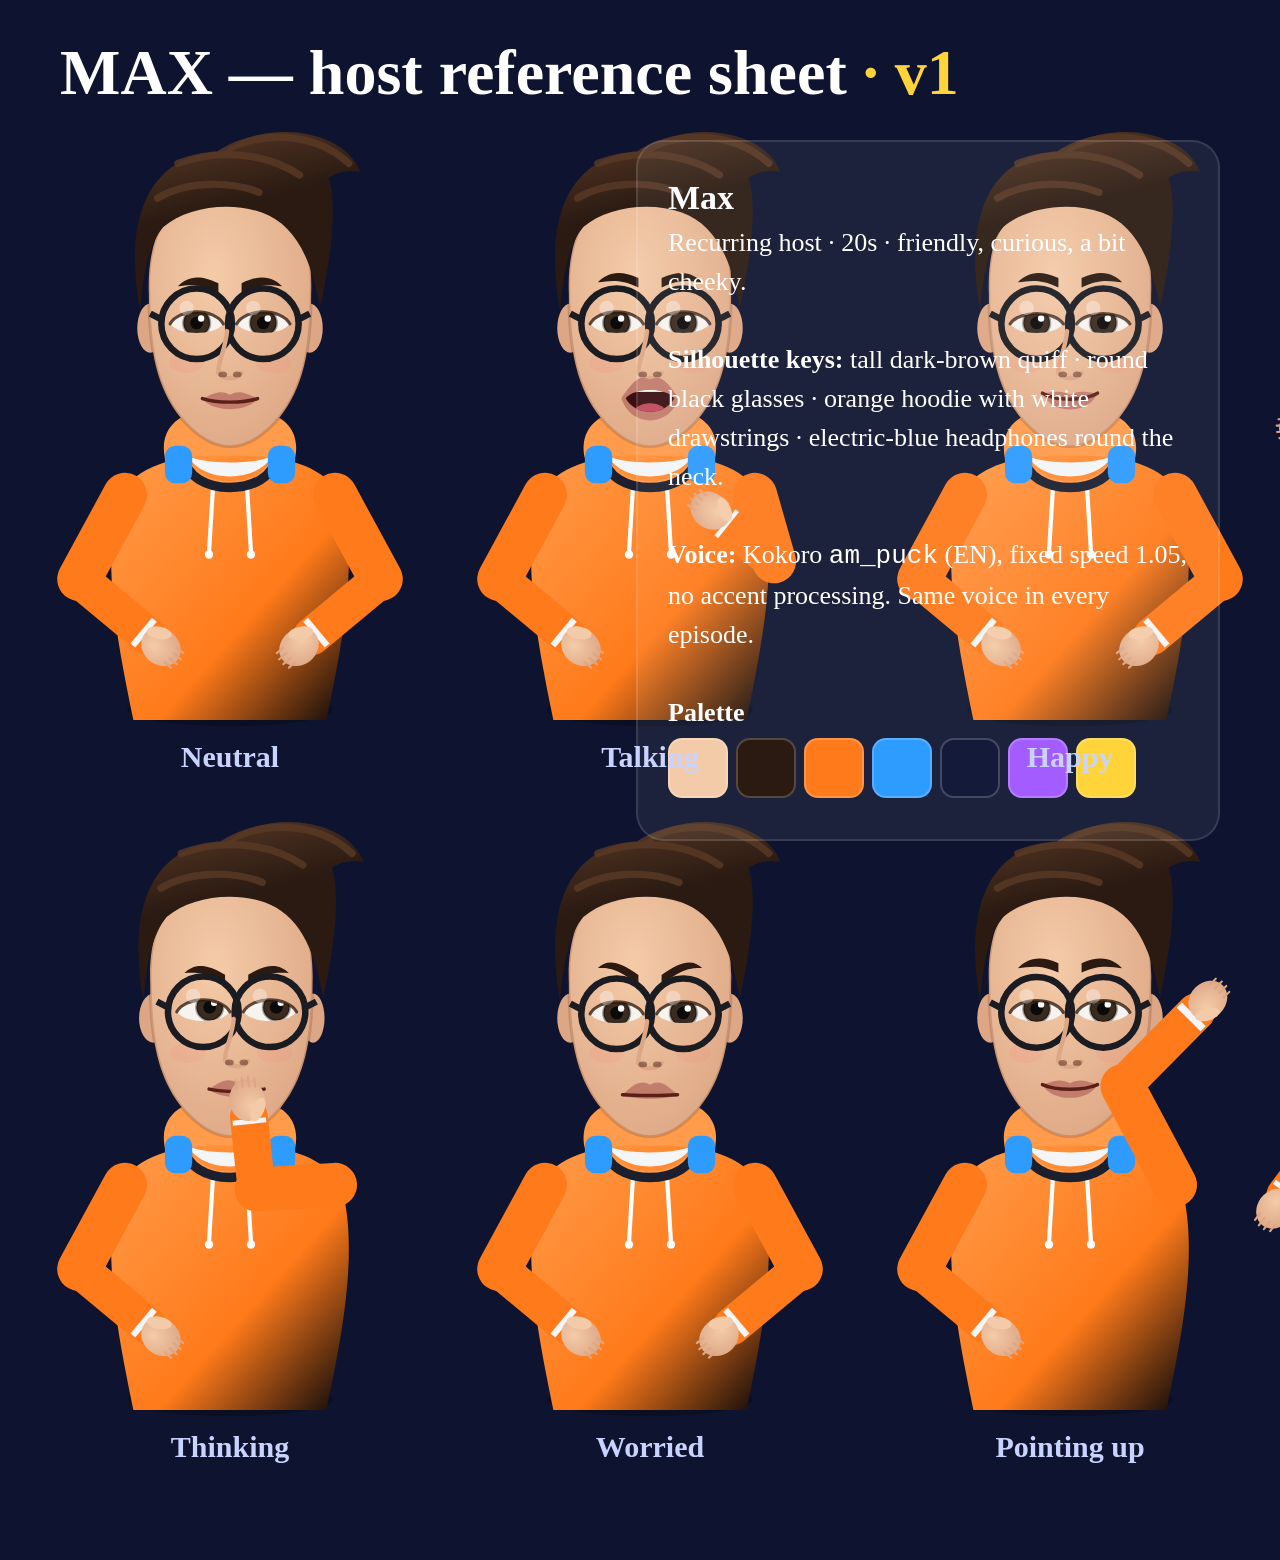
<file: ai-cartoon-host/src/sheet.html>
<!doctype html><html><head><meta charset="utf-8"><style>
body{margin:0;width:2400px;height:1560px;background:#0E1430;font-family:Inter;color:#fff;overflow:hidden}
h1{position:absolute;left:60px;top:36px;font-size:64px;font-weight:900;margin:0}h1 span{color:#FFD43B}
.lab{position:absolute;font-size:30px;font-weight:800;text-align:center;width:420px;color:#c9d3ff}
.box{position:absolute;right:60px;top:140px;width:520px;font-size:26px;line-height:1.5;background:rgba(255,255,255,.06);border:2px solid rgba(255,255,255,.12);border-radius:28px;padding:30px}
.sw{display:inline-block;width:56px;height:56px;border-radius:14px;margin:6px 8px 0 0;border:2px solid rgba(255,255,255,.2)}
</style></head><body><h1>MAX — host reference sheet <span>· v1</span></h1><svg id="s" width="1850" height="1500" style="position:absolute;left:0;top:0"></svg>
<div class="box"><b style="font-size:34px">Max</b><br>Recurring host · 20s · friendly, curious, a bit cheeky.<br><br>
<b>Silhouette keys:</b> tall dark-brown quiff · round black glasses · orange hoodie with white drawstrings · electric-blue headphones round the neck.<br><br>
<b>Voice:</b> Kokoro <code>am_puck</code> (EN), fixed speed 1.05, no accent processing. Same voice in every episode.<br><br>
<b>Palette</b><br><span class="sw" style="background:#F4CBA8"></span><span class="sw" style="background:#2A1A12"></span><span class="sw" style="background:#FF7A1A"></span><span class="sw" style="background:#2E9BFF"></span><span class="sw" style="background:#141B3A"></span><span class="sw" style="background:#A35CFF"></span><span class="sw" style="background:#FFD43B"></span></div>
<script src="rig.js"></script><script>
const s=document.getElementById('s');
const cfg=[
 ['Neutral',{smile:.25},{x:-78,y:-80},{x:78,y:-80}],
 ['Talking',{smile:.3,mouth:{o:.8,w:.6,r:0},brow:.3},{x:-78,y:-80},{x:70,y:-190}],
 ['Happy',{smile:1,squint:.4,brow:.3},{x:-78,y:-80},{x:78,y:-80}],
 ['Surprised',{wide:1,jaw:.6,brow:1},{x:-165,y:-280},{x:165,y:-280}],
 ['Thinking',{smile:-.1,lookX:.6,lookY:-.7,furrow:.4},{x:-78,y:-80},{x:18,y:-280}],
 ['Worried',{smile:-.6,brow:.4,furrow:1},{x:-78,y:-80},{x:78,y:-80}],
 ['Pointing up',{smile:.6,brow:.5,lookY:-.5},{x:-78,y:-80},{x:120,y:-380}],
 ['Shrug',{smile:-.2,brow:.7},{x:-195,y:-205},{x:195,y:-205}],
];
cfg.forEach(([n,e,hl,hr],i)=>{const x=230+(i%4)*420,y=720+Math.floor(i/4)*690;const c=new Char('h'+i,LOOKS.HOST,s);
 c.update(Object.assign({t:1,x,y,scale:1.05,lookX:0,lookY:0,blink:0,smile:0,handL:hl,handR:hr},e));
 const d=document.createElement('div');d.className='lab';d.style.left=(x-210)+'px';d.style.top=(y+20)+'px';d.textContent=n;document.body.appendChild(d);});
</script></body></html>
</file>
